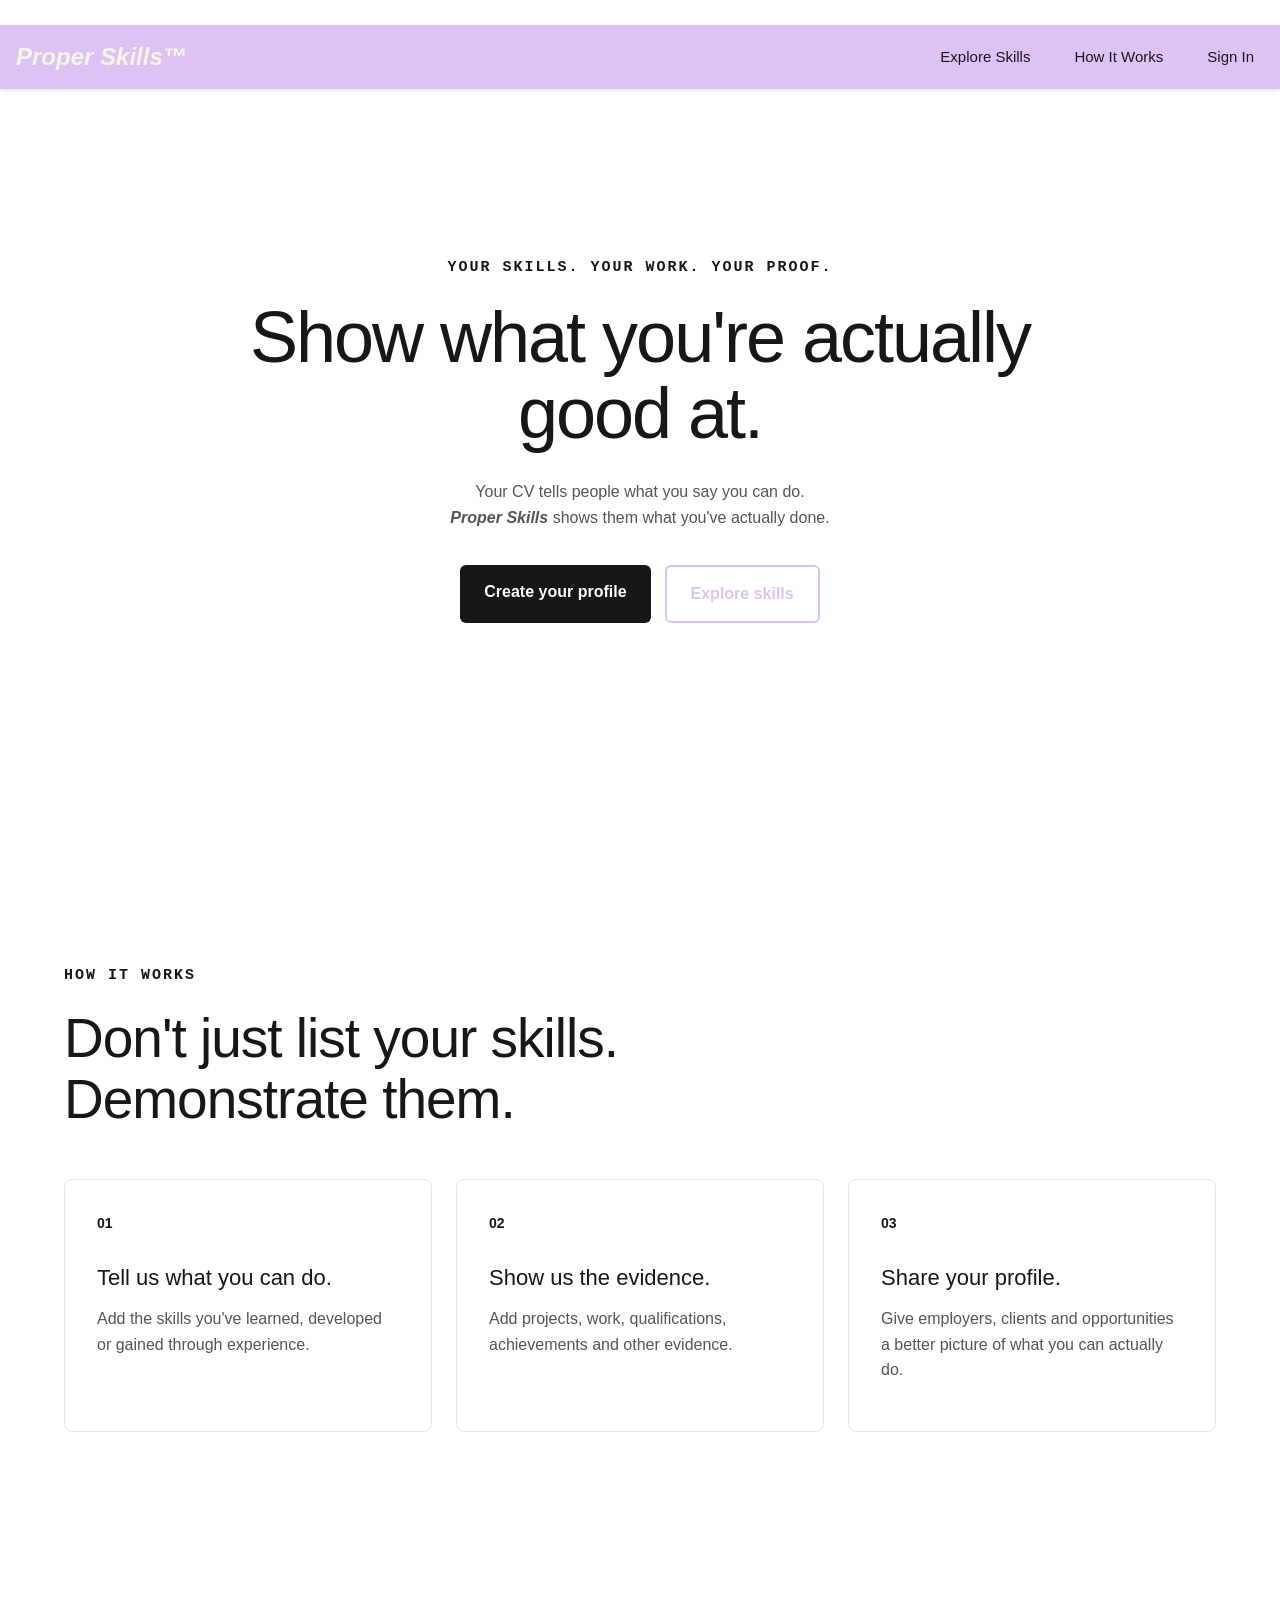
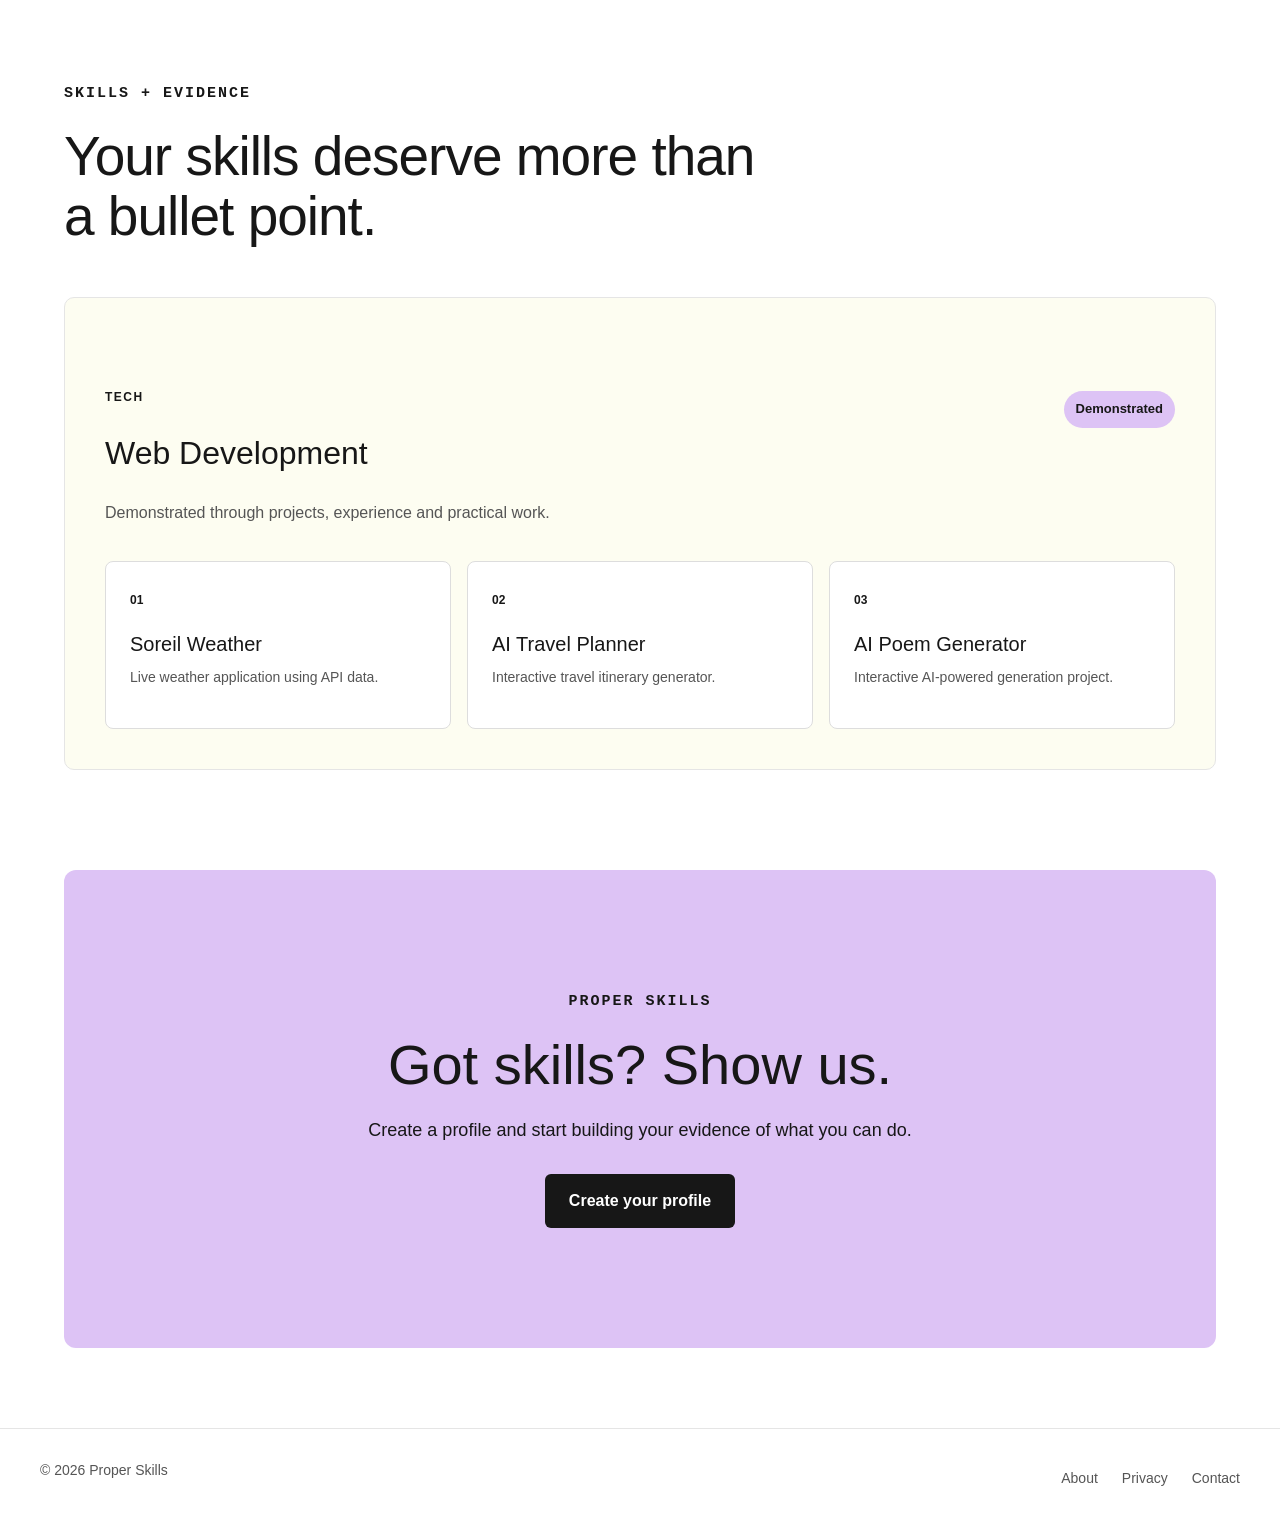
<file: index.html>
<!DOCTYPE html>
<html lang="en">

<head>
    <meta charset="UTF-8">
    <meta name="viewport" content="width=device-width, initial-scale=1.0">
    <link rel="stylesheet" href="https://cdn.jsdelivr.net/npm/bootstrap@4.4.1/dist/css/bootstrap.min.css"
        integrity="sha384-Vkoo8x4CGsO3+Hhxv8T/Q5PaXtkKtu6ug5TOeNV6gBiFeWPGFN9MuhOf23Q9Ifjh" crossorigin="anonymous">
    <link rel="stylesheet" href="./src/style.css">
    <title>Proper Skills</title>
</head>

<body>
    <header>
        <nav class="navbar">

            <a class="navbar-brand" href="index.html">
                <em>Proper Skills™</em>
            </a>

            <ul class="nav-links">

                <li class="nav-item">
                    <a href="explore-skills.html">
                        Explore Skills
                    </a>
                </li>

                <li class="nav-item">
                    <a href="how-it-works.html">
                        How It Works
                    </a>
                </li>

                <li class="nav-item">
                    <a href="sign-in.html">
                        Sign In
                    </a>
                </li>



            </ul>

        </nav>
    </header>
    <main>

        <section class="hero">

            <div class="hero-content">

                <p class="eyebrow">YOUR SKILLS. YOUR WORK. YOUR PROOF.</p>

                <h1>
                    Show what you're
                    actually good at.
                </h1>

                <p class="hero-text">
                    Your CV tells people what you say you can do. <br> <em>Proper Skills</em> shows them what you've
                    actually
                    done. </p>

                <div class="hero-buttons">
                    <a href="create-profile.html" class="primary-button">Create your profile</a>
                    <a href="explore-skills.html" class="secondary-button">Explore skills</a>
                </div>

            </div>

        </section>
        <section class="how-it-works">

            <div class="section-heading">

                <p class="eyebrow">HOW IT WORKS</p>

                <h2>
                    Don't just list your skills.
                    Demonstrate them.
                </h2>

            </div>

            <div class="steps">

                <article class="step">

                    <span class="step-number">01</span>

                    <h3>Tell us what you can do.</h3>

                    <p>
                        Add the skills you've learned,
                        developed or gained through experience.
                    </p>

                </article>


                <article class="step">

                    <span class="step-number">02</span>

                    <h3>Show us the evidence.</h3>

                    <p>
                        Add projects, work, qualifications,
                        achievements and other evidence.
                    </p>

                </article>


                <article class="step">

                    <span class="step-number">03</span>

                    <h3>Share your profile.</h3>

                    <p>
                        Give employers, clients and opportunities
                        a better picture of what you can actually do.
                    </p>

                </article>

            </div>

        </section>
        <section class="evidence-section">

            <div class="section-heading">

                <p class="eyebrow">SKILLS + EVIDENCE</p>

                <h2>
                    Your skills deserve more
                    than a bullet point.
                </h2>

            </div>


            <div class="skill-example">

                <div class="skill-header">

                    <div>
                        <span class="category">TECH</span>

                        <h3>Web Development</h3>
                    </div>

                    <span class="status">
                        Demonstrated
                    </span>

                </div>


                <p>
                    Demonstrated through projects,
                    experience and practical work.
                </p>


                <div class="projects">

                    <article class="project">

                        <span>01</span>

                        <h4>Soreil Weather</h4>

                        <p>
                            Live weather application using
                            API data.
                        </p>

                    </article>


                    <article class="project">

                        <span>02</span>

                        <h4>AI Travel Planner</h4>

                        <p>
                            Interactive travel itinerary
                            generator.
                        </p>

                    </article>


                    <article class="project">

                        <span>03</span>

                        <h4>AI Poem Generator</h4>

                        <p>
                            Interactive AI-powered
                            generation project.
                        </p>

                    </article>

                </div>

            </div>

        </section>
        <section class="final-cta">

            <p class="eyebrow">PROPER SKILLS</p>

            <h2>
                Got skills?
                Show us.
            </h2>

            <p>
                Create a profile and start building
                your evidence of what you can do.
            </p>

            <a href="#" class="primary-button">
                Create your profile
            </a>

        </section>
    </main>
    <footer>

        <div class="footer-content">

            <p>© 2026 Proper Skills</p>

            <div class="footer-links">
                <a href="#">About</a>
                <a href="#">Privacy</a>
                <a href="#">Contact</a>
            </div>

        </div>

    </footer>
    <script src="https://code.jquery.com/jquery-3.4.1.slim.min.js"
        integrity="sha384-J6qa4849blE2+poT4WnyKhv5vZF5SrPo0iEjwBvKU7imGFAV0wwj1yYfoRSJoZ+n"
        crossorigin="anonymous"></script>
    <script src="https://cdn.jsdelivr.net/npm/popper.js@1.16.0/dist/umd/popper.min.js"
        integrity="sha384-Q6E9RHvbIyZFJoft+2mJbHaEWldlvI9IOYy5n3zV9zzTtmI3UksdQRVvoxMfooAo"
        crossorigin="anonymous"></script>
    <script src="https://cdn.jsdelivr.net/npm/bootstrap@4.4.1/dist/js/bootstrap.min.js"
        integrity="sha384-wfSDF2E50Y2D1uUdj0O3uMBJnjuUD4Ih7YwaYd1iqfktj0Uod8GCExl3Og8ifwB6"
        crossorigin="anonymous"></script>

</body>

</html>
</file>
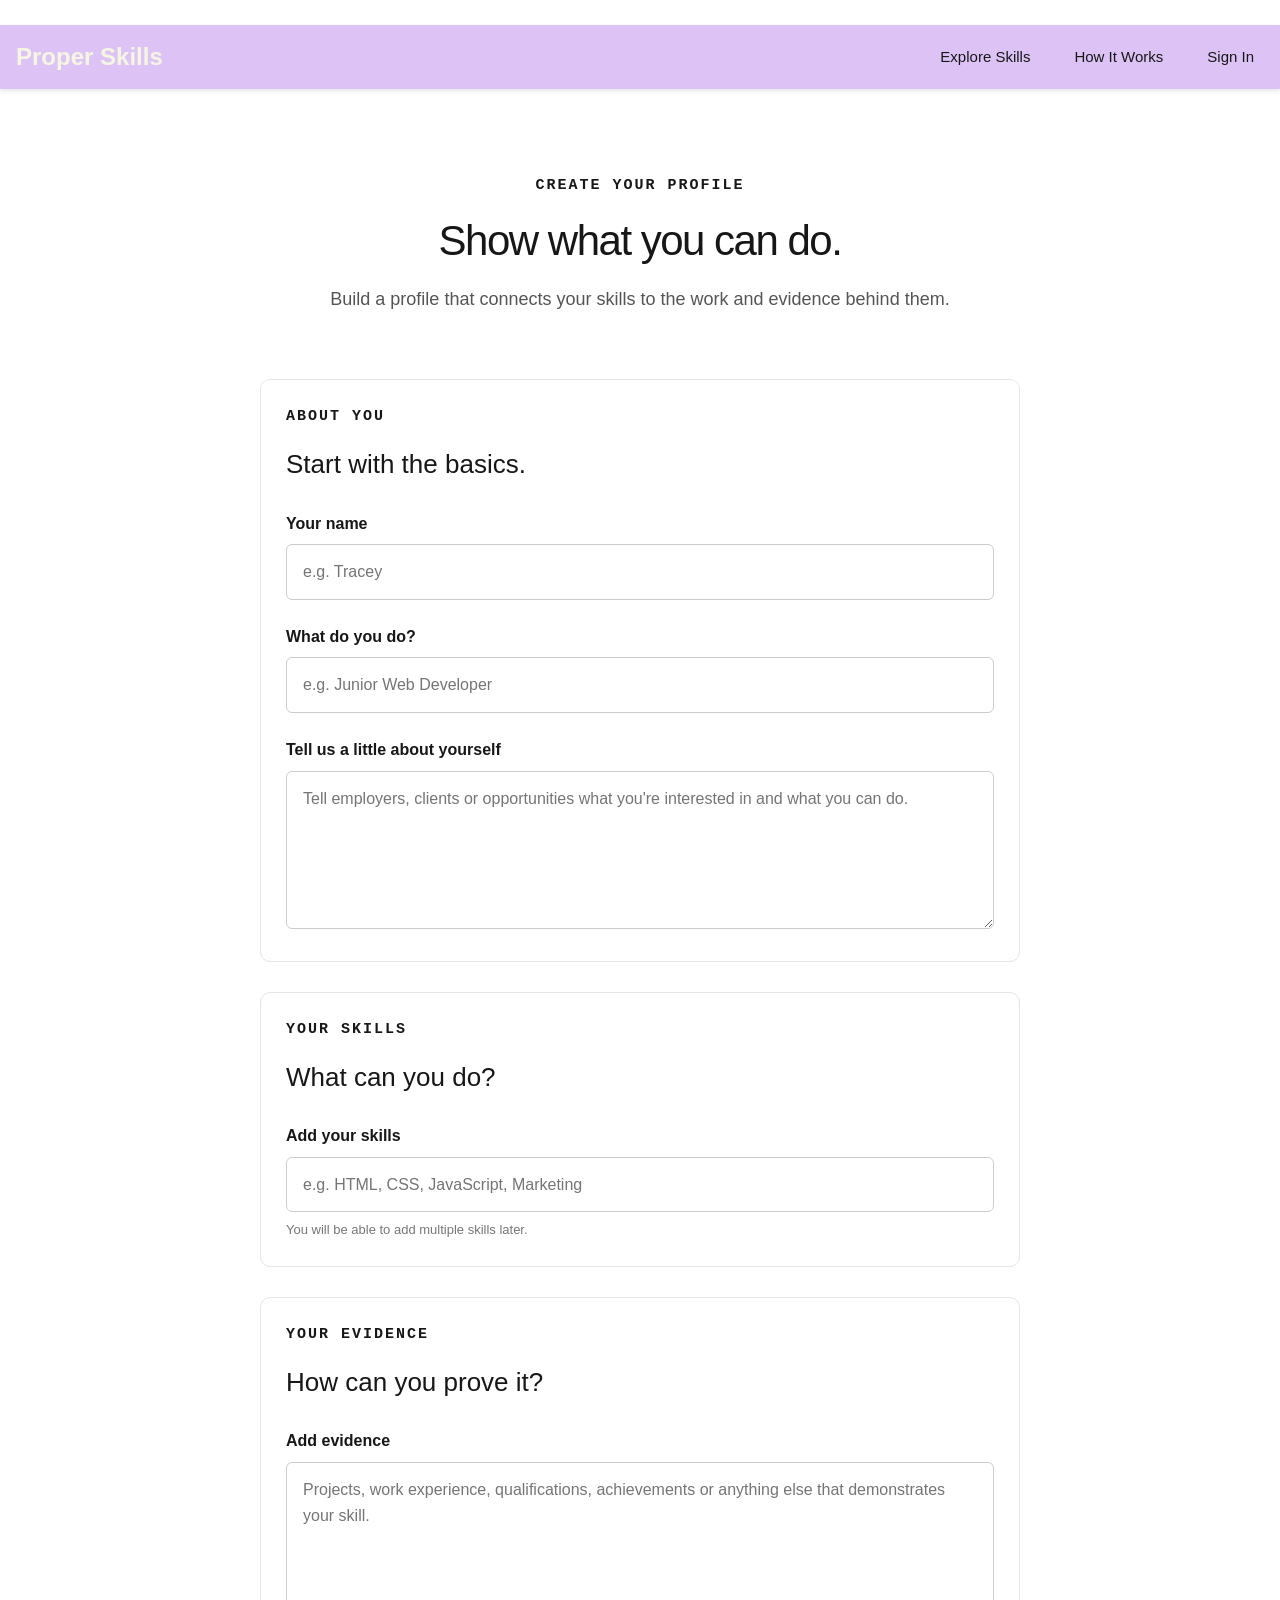
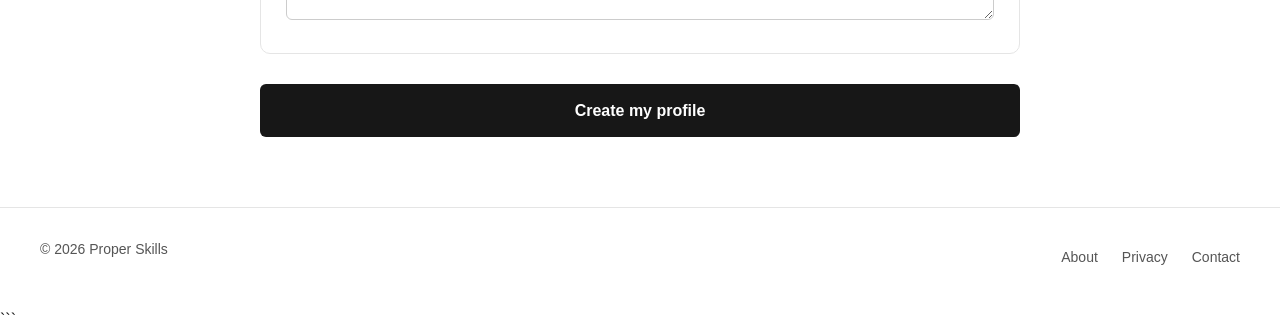
<file: create-profile.html>
<!DOCTYPE html>

<html lang="en">

<head>
    <meta charset="UTF-8">
    <meta name="viewport" content="width=device-width, initial-scale=1.0">

    <link rel="stylesheet" href="https://cdn.jsdelivr.net/npm/bootstrap@4.4.1/dist/css/bootstrap.min.css"
        integrity="sha384-Vkoo8x4CGsO3+Hhxv8T/Q5PaXtkKtu6ug5TOeNV6gBiFeWPGFN9MuhOf23Q9Ifjh" crossorigin="anonymous">

    <link rel="stylesheet" href="./src/style.css">

    <title>Create Profile | Proper Skills</title>


</head>

<body>


    <header>
        <nav class="navbar">

            <a class="navbar-brand" href="index.html">
                Proper Skills
            </a>

            <ul class="nav-links">

                <li class="nav-item">
                    <a href="explore-skills.html">
                        Explore Skills
                    </a>
                </li>

                <li class="nav-item">
                    <a href="how-it-works.html">
                        How It Works
                    </a>
                </li>

                <li class="nav-item">
                    <a href="sign-in.html">
                        Sign In
                    </a>
                </li>

            </ul>

        </nav>
    </header>


    <main>

        <section class="profile-hero">

            <p class="eyebrow">
                CREATE YOUR PROFILE
            </p>

            <h1>
                Show what you can do.
            </h1>

            <p>
                Build a profile that connects your skills
                to the work and evidence behind them.
            </p>

        </section>


        <section class="profile-form-section">

            <form class="profile-form">

                <div class="form-section">

                    <p class="eyebrow">
                        ABOUT YOU
                    </p>

                    <h2>
                        Start with the basics.
                    </h2>

                    <div class="form-group">

                        <label for="name">
                            Your name
                        </label>

                        <input type="text" id="name" name="name" placeholder="e.g. Tracey" required>

                    </div>


                    <div class="form-group">

                        <label for="headline">
                            What do you do?
                        </label>

                        <input type="text" id="headline" name="headline" placeholder="e.g. Junior Web Developer"
                            required>

                    </div>


                    <div class="form-group">

                        <label for="bio">
                            Tell us a little about yourself
                        </label>

                        <textarea id="bio" name="bio" rows="5"
                            placeholder="Tell employers, clients or opportunities what you're interested in and what you can do."></textarea>

                    </div>

                </div>


                <div class="form-section">

                    <p class="eyebrow">
                        YOUR SKILLS
                    </p>

                    <h2>
                        What can you do?
                    </h2>

                    <div class="form-group">

                        <label for="skills">
                            Add your skills
                        </label>

                        <input type="text" id="skills" name="skills"
                            placeholder="e.g. HTML, CSS, JavaScript, Marketing">

                        <small>
                            You will be able to add multiple skills later.
                        </small>

                    </div>

                </div>


                <div class="form-section">

                    <p class="eyebrow">
                        YOUR EVIDENCE
                    </p>

                    <h2>
                        How can you prove it?
                    </h2>

                    <div class="form-group">

                        <label for="evidence">
                            Add evidence
                        </label>

                        <textarea id="evidence" name="evidence" rows="5"
                            placeholder="Projects, work experience, qualifications, achievements or anything else that demonstrates your skill."></textarea>

                    </div>

                </div>


                <button type="submit" class="primary-button">
                    Create my profile
                </button>

            </form>

        </section>

    </main>


    <footer>

        <div class="footer-content">

            <p>
                © 2026 Proper Skills
            </p>

            <div class="footer-links">

                <a href="#">
                    About
                </a>

                <a href="#">
                    Privacy
                </a>

                <a href="#">
                    Contact
                </a>

            </div>

        </div>

    </footer>
    ```

</body>

</html>
</file>
<file: src/style.css>
:root {
  --brand-color: rgb(221, 195, 245);
  --text-color: #171717;
  --secondary-color: #fdfdf1;
  --primary-font: "Arial", sans-serif;
  --secondary-font: "Segoe UI", Tahoma, Geneva, Verdana, sans-serif;
  --third-font: font-family: "Roboto", sans-serif;
  --font-size-base: 16px;
  --heading-font-size: 72px;
  --subheading-font-size: 55px;
  --line-height-base: 1.6;
  --shadow-color: rgba(0, 0, 0, 0.1);
}
* {
  box-sizing: border-box;
  margin: 0;
  padding: 0;
}
.navbar-brand {
  font-size: 24px;
  font-weight: 700;
  text-decoration: none;
  color: #f5f5e3;
  font-family: var(--secondary-font);
}
.navbar {
  margin-top: 25px;
  margin-bottom: 25px;
  box-shadow: 0 2px 4px var(--shadow-color);
  background-color: var(--brand-color);
}
.nav-item {
  padding: 10px;
}
.nav-links {
  display: flex;
  gap: 24px;
  align-items: center;
  list-style: none;
  padding: 0;
  margin: 0;
  font-family: var(--secondary-font);
}
.nav-links a {
  text-decoration: none;
  color: #171717;
  font-size: 15px;
}
.hero {
  min-height: 650px;
  display: flex;
  align-items: center;
  justify-content: center;
  text-align: center;
  padding: 100px 20px;
}
.hero-content {
  max-width: 800px;
}

.eyebrow {
  font-size: 15px;
  font-weight: 700;
  letter-spacing: 2px;
  margin-bottom: 20px;
  font-family: monospace;
}
.hero h1 {
  font-size: var(--heading-font-size);
  line-height: 1.05;
  letter-spacing: -2px;
  margin-bottom: 28px;
}
.hero-text {
  max-width: 600px;
  margin: 0 auto 35px;
  font-size: 16px;
  color: #555555;
  font-family: var(--third-font);
}
em {
  font-style: italic;
  font-weight: bold;
  font-family: var(--secondary-font);
}

.hero-buttons {
  display: flex;
  justify-content: center;
  gap: 14px;
}
.primary-button,
.secondary-button {
  display: inline-block;
  padding: 14px 24px;
  border-radius: 6px;
  text-decoration: none;
  font-weight: 600;
  transition: transform 0.3s ease;
  font-family: var(--secondary-font);
}
.primary-button {
  background-color: #171717;
  color: #ffffff;
}
.primary-button:hover,
.secondary-button:hover {
  transform: translateY(-6px);
}
body {
  font-family: Arial, sans-serif;
  color: #171717;
  background-color: #ffffff;
  line-height: 1.6;
  font-size: 16px;
}
main {
  max-width: 1200px;
  margin: 0 auto;
  padding: 0 24px;
}
.secondary-button {
  border: 1px solid var(--brand-color);
  color: var(--brand-color);
  background-color: transparent;
  border: 2px solid var(--brand-color);
}
.how-it-works {
  padding: 150px 0;
  margin-top: 50px;
}

.section-heading {
  max-width: 700px;
  margin-bottom: 50px;
}

.section-heading h2 {
  line-height: 1.1;
  letter-spacing: -1px;
  font-size: var(--subheading-font-size);
}

.steps {
  display: grid;
  grid-template-columns: repeat(3, 1fr);
  gap: 24px;
}

.step {
  padding: 32px;
  border: 1px solid #e5e5e5;
  border-radius: 8px;
  background-color: #ffffff;
}

.step-number {
  display: block;
  font-size: 14px;
  font-weight: 700;
  margin-bottom: 30px;
}

.step h3 {
  font-size: 22px;
  margin-bottom: 15px;
}

.step p {
  color: #555555;
  font-size: 16px;
}
.evidence-section {
  padding: 100px 0;
}
.skill-example {
  padding: 40px;
  border: 1px solid #e5e5e5;
  border-radius: 10px;
  background-color: var(--secondary-color);
}
.skill-header {
  display: flex;
  justify-content: space-between;
  align-items: center;
  margin-bottom: 20px;
  font-size: var(--subheading-font-size);
}
.category {
  font-size: 12px;
  font-weight: 700;
  letter-spacing: 1.5px;
  text-transform: uppercase;
}
.skill-header h3 {
  font-size: 32px;
  margin-top: 8px;
}
.status {
  padding: 8px 12px;
  border-radius: 20px;
  background-color: var(--brand-color);
  font-size: 13px;
  font-weight: 600;
}
.skill-example > p {
  max-width: 650px;
  color: #555555;
  margin-bottom: 35px;
}
.projects {
  display: grid;
  grid-template-columns: repeat(3, 1fr);
  gap: 16px;
}
.project {
  padding: 24px;
  border: 1px solid #dddddd;
  border-radius: 8px;
  background-color: #ffffff;
}
.project > span {
  font-size: 12px;
  font-weight: 700;
}
.project h4 {
  font-size: 20px;
  margin: 20px 0 10px;
}
.project p {
  color: #555555;
  font-size: 14px;
}
.final-cta {
  padding: 120px 20px;
  text-align: center;
  background-color: var(--brand-color);
  border-radius: 12px;
  margin-bottom: 80px;
}

.final-cta h2 {
  font-size: 56px;
  line-height: 1.1;
  margin-bottom: 20px;
}

.final-cta p:not(.eyebrow) {
  max-width: 550px;
  margin: 0 auto 30px;
  font-size: 18px;
}
.final-cta .primary-button {
  display: inline-block;
}
footer {
  border-top: 1px solid #e5e5e5;
  padding: 30px 24px;
}
.footer-content {
  max-width: 1200px;
  margin: 0 auto;
  display: flex;
  justify-content: space-between;
  align-items: center;
}
.footer-content p {
  font-size: 14px;
  color: #555555;
}
.footer-links {
  display: flex;
  gap: 24px;
}

.footer-links a {
  text-decoration: none;
  color: #555555;
  font-size: 14px;
}
.profile-hero {
  text-align: center;
  padding: 80px 20px 60px;
  max-width: 750px;
  margin: 0 auto;
}

.profile-hero h1 {
  font-size: 56px;
  line-height: 1.1;
  letter-spacing: -1.5px;
  margin-bottom: 20px;
}

.profile-hero > p:not(.eyebrow) {
  font-size: 18px;
  color: #555555;
}
.profile-form-section {
  max-width: 800px;
  margin: 0 auto;
  padding: 20px 20px 100px;
}

.profile-form {
  display: flex;
  flex-direction: column;
  gap: 30px;
}
.form-section {
  padding: 35px;
  border: 1px solid #e5e5e5;
  border-radius: 10px;
  background-color: #ffffff;
}

.form-section h2 {
  font-size: 30px;
  margin-bottom: 30px;
}
.form-group {
  margin-bottom: 24px;
}

.form-group:last-child {
  margin-bottom: 0;
}

.form-group label {
  display: block;
  font-weight: 600;
  margin-bottom: 8px;
}
.form-group input,
.form-group textarea {
  width: 100%;
  padding: 14px 16px;
  border: 1px solid #cccccc;
  border-radius: 6px;
  font-family: var(--font-family);
  font-size: 16px;
  background-color: #ffffff;
}
.form-group input:focus,
.form-group textarea:focus {
  outline: none;
  border-color: var(--text-color);
  box-shadow: 0 0 0 2px var(--brand-color);
}
.form-group small {
  display: block;
  margin-top: 8px;
  color: #777777;
  font-size: 13px;
}
.profile-form > .primary-button {
  border: none;
  cursor: pointer;
  font-family: var(--font-family);
  font-size: 16px;
  align-self: flex-start;
}
.profile-hero {
  padding: 60px 20px 40px;
}

.profile-hero h1 {
  font-size: 42px;
}

.profile-form-section {
  padding: 10px 20px 70px;
}

.form-section {
  padding: 25px;
}

.form-section h2 {
  font-size: 26px;
}

.profile-form > .primary-button {
  width: 100%;
}
</file>
